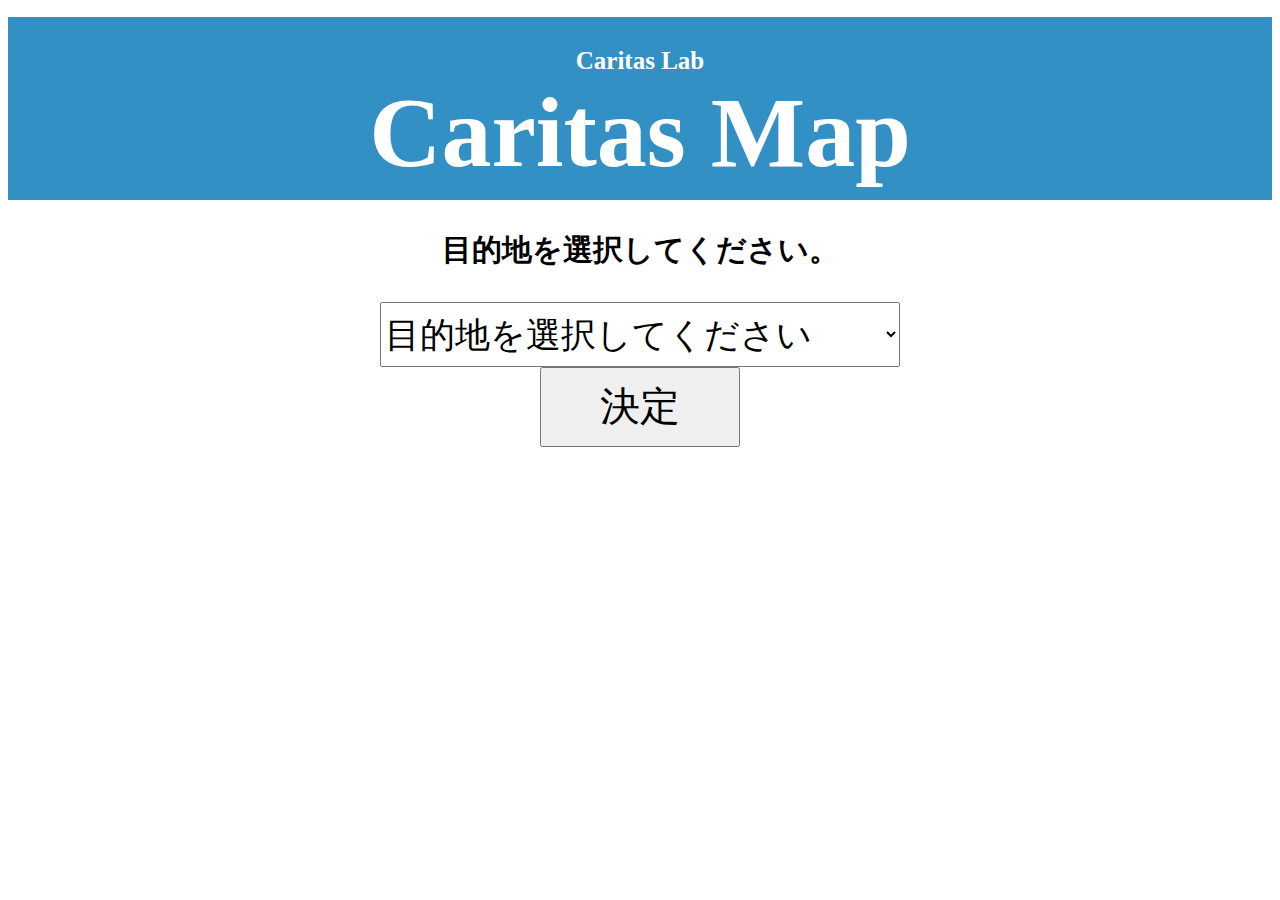
<file: 1-A.html>
<!DOCTYPE html>
<html>

<head>
<title>Caritas map</title>
<meta charset="UTF-8">
<script type="text/javascript" src="script1-A.js"></script>
<link rel="stylesheet" href="style.css">
</head>

<body>
    
    <h1>Caritas Lab<br><span>Caritas Map</span></h1>
    <P>目的地を選択してください。</P>



    <div class="select">
        <form name="frmMain">
    


            <select name="sct1" id="style1" >
                <option value="" hidden>目的地を選択してください</option>
                <option value="1">＜1階＞　カウンセリングルーム</option>
                <option value="1">＜1階＞　多目的トイレ</option>
                <option value="1">＜1階＞　社会室１　1-1米</option>
                <option value="1">＜1階＞　社会室２　12の乙女たちよ!!</option>
                <option value="1">＜1階＞　社会室３　13カルパス</option>
                <option value="1">＜1階＞　社会室４　14よしえ共和国</option>
                <option value="1">＜1階＞　英語サテライト室１　いちごいちえ</option>
        
                B
                <option value="2">＜1階＞　図書館　図書委員会</option>
                <option value="2">＜1階＞　正面玄関　保健室</option>
                <option value="2">＜1階＞　事務室</option>
                <option value="2">＜1階＞　グラウンド　ソフトボール　テニス部　フットサル（晴）</option>
    
    
               
                <option value="2'">＜1階＞　体育館 書ガール　フットサル部（雨）　バスケットボール部</option>
                <option value="2'">＜1階＞　資料室　バスけっと部</option>
              
    
    
                C
                <option value="3">＜1階＞　英語サテライト室２　花野井ランド</option>
                <option value="3">＜1階＞　国語室１　Englishhusband@21</option>
                <option value="3">＜1階＞　国語室２　山本の右腕</option>
                <option value="3">＜1階＞　国語室３　Let's come on CASINO?</option>
                <option value="3">＜1階＞　国語室４　24ふぉとばるーん</option>
                <option value="3">＜1階＞　作法室　茶道部</option>
                <option value="3">＜1階＞　フォアイエ・マレ</option>
        
                D
                <option value="4">＜1階＞　書道室　アンジェラスの会（家庭科室）</option>
                <option value="4">＜1階＞　美術 工芸室　美術部</option>
                <option value="4">＜1階＞　カフェテリア　ふるってぃ/Lunette pop</option>
    
    
    
           
        A  
        <option value="5">＜2階＞　アンジェラス室　</option>
        <option value="5">＜2階＞　生徒会室</option>
        <option value="5">＜2階＞　社会室５ 入試広報</option>
        <option value="5">＜2階＞　社会室６　penny candy store</option>
        <option value="5">＜2階＞　社会室７ チョロっとよってかない？</option>
        <option value="5">＜2階＞　社会室８　漫画研究会</option>
        <option value="5">＜2階＞　２階予備室　最強王は誰だ！</option>
        
        
        B
        <option value="6">＜2階＞　宗教室　アンジェラスの会</option>
        <option value="6">＜2階＞　中会議室　アンジェラスの会</option>
        <option value="6">＜2階＞　聖堂</option>
        
        
        C
        <option value="7">＜2階＞　保健体育室　３D production</option>
        <option value="7">＜2階＞　国語室５　Teen's factory by cooking club</option>
        <option value="7">＜2階＞　国語室６ Floralia presented by 華道部</option>
        <option value="7">＜2階＞　国語室７ Make thr Future ✖︎ Action１.5　</option>
        <option value="7">＜2階＞　国語室８　Englincess</option>
        
        <option value="8">＜2階＞　講堂</option>
        
        D
        <option value="9">＜2階＞　小講堂　軽音部</option>
        <option value="9">＜2階＞　音楽室　音楽便</option>
        <option value="9">＜2階＞　英語室１</option>
        <option value="9">＜2階＞　英語室２</option>
        <option value="9">＜2階＞　英語室３</option>
        <option value="9">＜2階＞　アクテビティ室　L'esprit de Caritas(8/18)
        </option>
        
        
        
        A   
        
        
        <option value="10">＜3階＞　講堂</option>
        
        
        <option value="11">＜3階＞　数学室１　Travel History</option>
        <option value="11">＜3階＞　数学室２ Travel History</option>
        <option value="11">＜3階＞　数学室３ 中３展示</option>
        <option value="11">＜3階＞　数学室４　eden musee</option>
        <option value="11">＜3階＞　３階予備室 ホラージェットコースター</option>
        <option value="11">＜3階＞　コンピュータ室　パソコン研究会</option>
        
        
        
        B  
        
        <option value="12">＜3階＞　外国語室１　縁日</option>
        <option value="12">＜3階＞　フランス語室１　sol-lem</option>
        <option value="12">＜3階＞　フランス語室２ ファッションセンターかりたす</option>
        <option value="12">＜3階＞　フランス語室３　Les camomile </option>
        <option value="12">＜3階＞　テラス　Let's splsh!!</option>
        <option value="12">＜3階＞　Call室2　オールナイトカリタス （役員会）</option>
        
        D  
        <option value="13">＜3階＞　外国語室２　Petit pas de Caritas </option>
        <option value="13">＜3階＞　英語室４ CariTube</option>
        <option value="13">＜3階＞　英語室５ アクテビティ室　L'esprit de Caritas(8/17)</option>
        <option value="13">＜3階＞　英語室６ Caritas Lab</option>
        <option value="13">＜3階＞　英語室７ マルグリット祭執行部　（本部）</option>
        
        
        
        
        A   
        <option value="14">＜4階＞　数学室５　競技かるた部</option>
        
        <option value="14">＜4階＞　数学室６ 国語科　仏語科</option>
        
        <option value="14">＜4階＞　数学室７　卓球の壁</option>
        <option value="14">＜4階＞　数学室８　Alice wonderland time in 44</option>
        <option value="14">＜4階＞　数学室９　Ballon</option>
        
        B    
        
        <option value="15">＜4階＞　理科室１ 写真部</option>
        <option value="15">＜4階＞　理科室２ 理科部</option>
        <option value="15">＜4階＞　化学室　理科部</option>
        
        D   
        
        
        <option value="16">＜4階＞　物理室　理科</option>
        <option value="16">＜4階＞　生物室　生物部</option> 
        
    

</select>


</form>

        
<input type="button" name="btnSubmit"   value="決定" onclick="mySubmit();" id="in">
    
</form>



    </div>
    

</body>

</html>
</file>
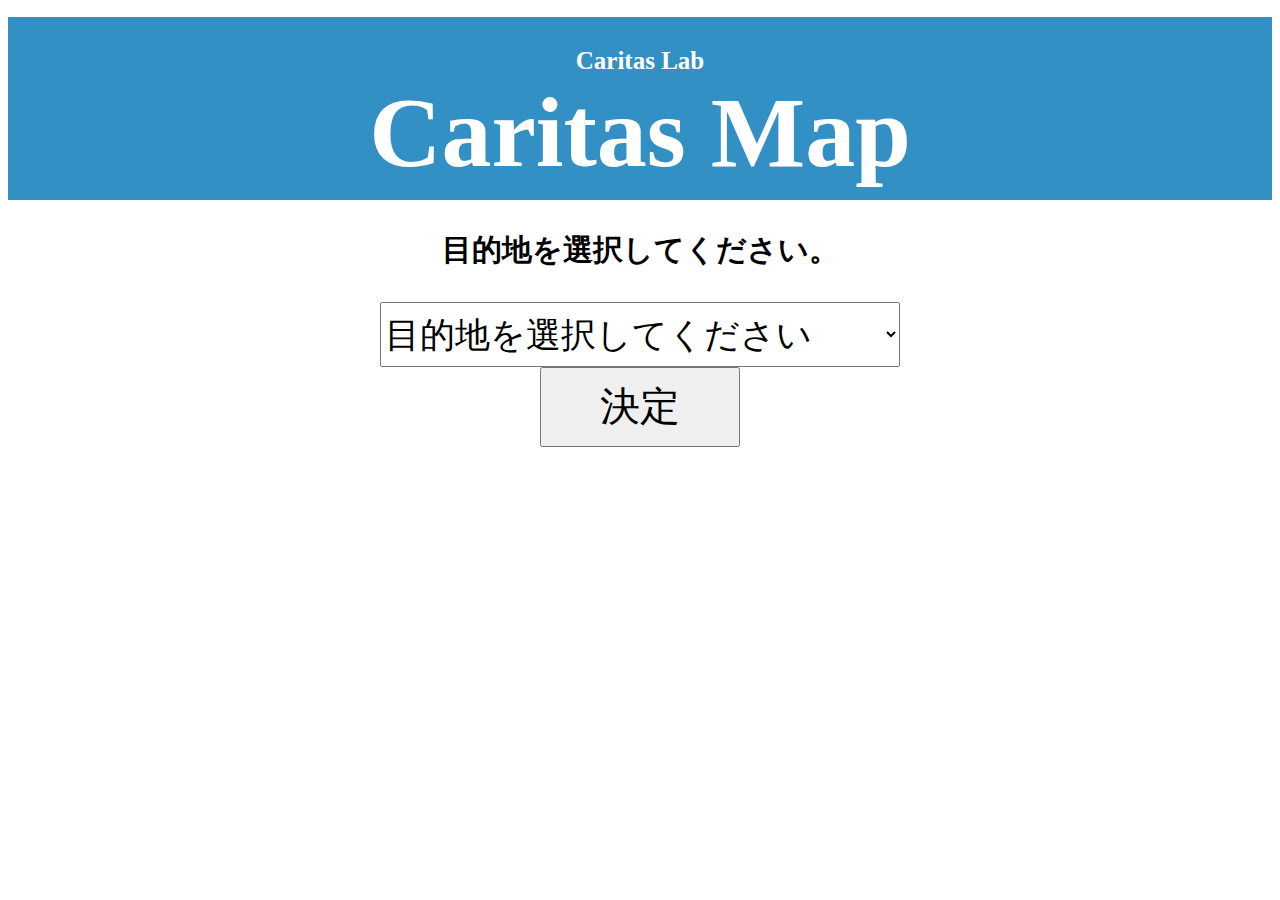
<file: 1-B.html>
<!DOCTYPE html>
<html>

<head>
<title>Caritas map</title>
<meta charset="UTF-8">
<script type="text/javascript" src="script1-B.js"></script>
<link rel="stylesheet" href="style.css">
</head>

<body>
    
    <h1>Caritas Lab<br><span>Caritas Map</span></h1>
    <P>目的地を選択してください。</P>



    <div class="select">
        <form name="frmMain">
    
            
        <select name="sct1" id="style1" >
            <option value="" hidden>目的地を選択してください</option>
            <option value="1">＜1階＞　カウンセリングルーム</option>
            <option value="1">＜1階＞　多目的トイレ</option>
            <option value="1">＜1階＞　社会室１　1-1米</option>
            <option value="1">＜1階＞　社会室２　12の乙女たちよ!!</option>
            <option value="1">＜1階＞　社会室３　13カルパス</option>
            <option value="1">＜1階＞　社会室４　14よしえ共和国</option>
            <option value="1">＜1階＞　英語サテライト室１　いちごいちえ</option>
    
            B
            <option value="2">＜1階＞　図書館　図書委員会</option>
            <option value="2">＜1階＞　正面玄関　保健室</option>
            <option value="2">＜1階＞　事務室</option>
            <option value="2">＜1階＞　グラウンド　ソフトボール　テニス部　フットサル（晴）</option>


           
            <option value="2'">＜1階＞　体育館 書ガール　フットサル部（雨）　バスケットボール部</option>
            <option value="2'">＜1階＞　資料室　バスけっと部</option>
          


            C
            <option value="3">＜1階＞　英語サテライト室２　花野井ランド</option>
            <option value="3">＜1階＞　国語室１　Englishhusband@21</option>
            <option value="3">＜1階＞　国語室２　山本の右腕</option>
            <option value="3">＜1階＞　国語室３　Let's come on CASINO?</option>
            <option value="3">＜1階＞　国語室４　24ふぉとばるーん</option>
            <option value="3">＜1階＞　作法室　茶道部</option>
            <option value="3">＜1階＞　フォアイエ・マレ</option>
    
            D
            <option value="4">＜1階＞　書道室　アンジェラスの会（家庭科室）</option>
            <option value="4">＜1階＞　美術 工芸室　美術部</option>
            <option value="4">＜1階＞　カフェテリア　ふるってぃ/Lunette pop</option>



       
    A  
    <option value="5">＜2階＞　アンジェラス室　</option>
    <option value="5">＜2階＞　生徒会室</option>
    <option value="5">＜2階＞　社会室５ 入試広報</option>
    <option value="5">＜2階＞　社会室６　penny candy store</option>
    <option value="5">＜2階＞　社会室７ チョロっとよってかない？</option>
    <option value="5">＜2階＞　社会室８　漫画研究会</option>
    <option value="5">＜2階＞　２階予備室　最強王は誰だ！</option>
    
    
    B
    <option value="6">＜2階＞　宗教室　アンジェラスの会</option>
    <option value="6">＜2階＞　中会議室　アンジェラスの会</option>
    <option value="6">＜2階＞　聖堂</option>
    
    
    C
    <option value="7">＜2階＞　保健体育室　３D production</option>
    <option value="7">＜2階＞　国語室５　Teen's factory by cooking club</option>
    <option value="7">＜2階＞　国語室６ Floralia presented by 華道部</option>
    <option value="7">＜2階＞　国語室７ Make thr Future ✖︎ Action１.5　</option>
    <option value="7">＜2階＞　国語室８　Englincess</option>
    
    <option value="8">＜2階＞　講堂</option>
    
    D
    <option value="9">＜2階＞　小講堂　軽音部</option>
    <option value="9">＜2階＞　音楽室　音楽便</option>
    <option value="9">＜2階＞　英語室１</option>
    <option value="9">＜2階＞　英語室２</option>
    <option value="9">＜2階＞　英語室３</option>
    <option value="9">＜2階＞　アクテビティ室　L'esprit de Caritas(8/18)
    </option>
    
    
    
    A   
    
    
    <option value="10">＜3階＞　講堂</option>
    
    
    <option value="11">＜3階＞　数学室１　Travel History</option>
    <option value="11">＜3階＞　数学室２ Travel History</option>
    <option value="11">＜3階＞　数学室３ 中３展示</option>
    <option value="11">＜3階＞　数学室４　eden musee</option>
    <option value="11">＜3階＞　３階予備室 ホラージェットコースター</option>
    <option value="11">＜3階＞　コンピュータ室　パソコン研究会</option>
    
    
    
    B  
    
    <option value="12">＜3階＞　外国語室１　縁日</option>
    <option value="12">＜3階＞　フランス語室１　sol-lem</option>
    <option value="12">＜3階＞　フランス語室２ ファッションセンターかりたす</option>
    <option value="12">＜3階＞　フランス語室３　Les camomile </option>
    <option value="12">＜3階＞　テラス　Let's splsh!!</option>
    <option value="12">＜3階＞　Call室2　オールナイトカリタス （役員会）</option>
    
    D  
    <option value="13">＜3階＞　外国語室２　Petit pas de Caritas </option>
    <option value="13">＜3階＞　英語室４ CariTube</option>
    <option value="13">＜3階＞　英語室５ アクテビティ室　L'esprit de Caritas(8/17)</option>
    <option value="13">＜3階＞　英語室６ Caritas Lab</option>
    <option value="13">＜3階＞　英語室７ マルグリット祭執行部　（本部）</option>
    
    
    
    
    A   
    <option value="14">＜4階＞　数学室５　競技かるた部</option>
    
    <option value="14">＜4階＞　数学室６ 国語科　仏語科</option>
    
    <option value="14">＜4階＞　数学室７　卓球の壁</option>
    <option value="14">＜4階＞　数学室８　Alice wonderland time in 44</option>
    <option value="14">＜4階＞　数学室９　Ballon</option>
    
    B    
    
    <option value="15">＜4階＞　理科室１ 写真部</option>
    <option value="15">＜4階＞　理科室２ 理科部</option>
    <option value="15">＜4階＞　化学室　理科部</option>
    
    D   
    
    
    <option value="16">＜4階＞　物理室　理科</option>
    <option value="16">＜4階＞　生物室　生物部</option> 
    

        

        </select>
        </form>

        <input type="button" name="btnSubmit"
value="決定" onclick="mySubmit();" id="in">
</form>



    </div>
    

</body>

</html>
</file>
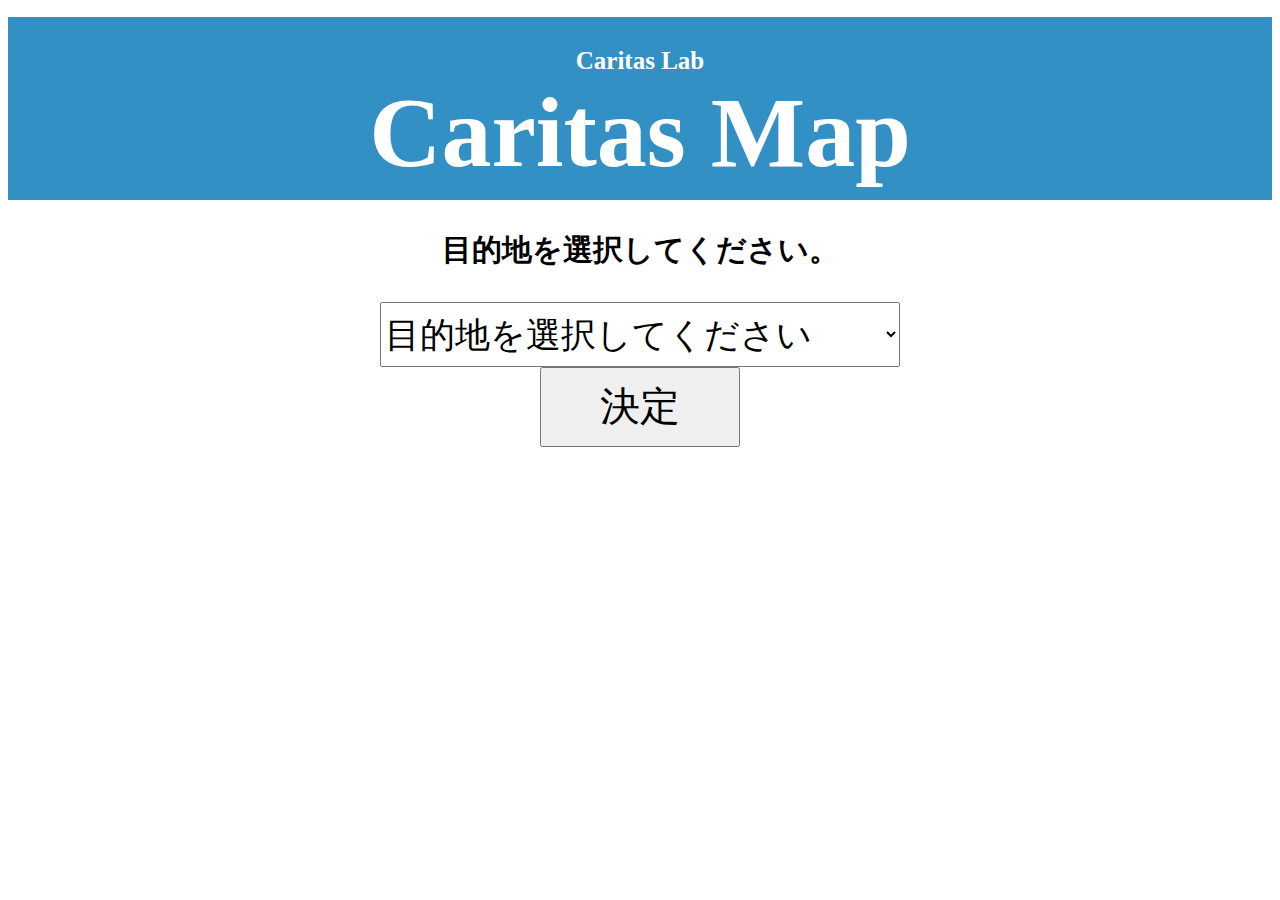
<file: 1-C.html>
<!DOCTYPE html>
<html>

<head>
<title>Caritas map</title>
<meta charset="UTF-8">
<script type="text/javascript" src="script1-C.js"></script>
<link rel="stylesheet" href="style.css">
</head>

<body>
    
    <h1>Caritas Lab<br><span>Caritas Map</span></h1>
    <P>目的地を選択してください。</P>



    <div class="select">
        <form name="frmMain">
    
 
            <select name="sct1" id="style1" >
                <option value="" hidden>目的地を選択してください</option>
                <option value="1">＜1階＞　カウンセリングルーム</option>
                <option value="1">＜1階＞　多目的トイレ</option>
                <option value="1">＜1階＞　社会室１　1-1米</option>
                <option value="1">＜1階＞　社会室２　12の乙女たちよ!!</option>
                <option value="1">＜1階＞　社会室３　13カルパス</option>
                <option value="1">＜1階＞　社会室４　14よしえ共和国</option>
                <option value="1">＜1階＞　英語サテライト室１　いちごいちえ</option>
        
                B
                <option value="2">＜1階＞　図書館　図書委員会</option>
                <option value="2">＜1階＞　正面玄関　保健室</option>
                <option value="2">＜1階＞　事務室</option>
                <option value="2">＜1階＞　グラウンド　ソフトボール　テニス部　フットサル（晴）</option>
    
    
               
                <option value="2'">＜1階＞　体育館 書ガール　フットサル部（雨）　バスケットボール部</option>
                <option value="2'">＜1階＞　資料室　バスけっと部</option>
              
    
    
                C
                <option value="3">＜1階＞　英語サテライト室２　花野井ランド</option>
                <option value="3">＜1階＞　国語室１　Englishhusband@21</option>
                <option value="3">＜1階＞　国語室２　山本の右腕</option>
                <option value="3">＜1階＞　国語室３　Let's come on CASINO?</option>
                <option value="3">＜1階＞　国語室４　24ふぉとばるーん</option>
                <option value="3">＜1階＞　作法室　茶道部</option>
                <option value="3">＜1階＞　フォアイエ・マレ</option>
        
                D
                <option value="4">＜1階＞　書道室　アンジェラスの会（家庭科室）</option>
                <option value="4">＜1階＞　美術 工芸室　美術部</option>
                <option value="4">＜1階＞　カフェテリア　ふるってぃ/Lunette pop</option>
    
    
    
           
        A  
        <option value="5">＜2階＞　アンジェラス室　</option>
        <option value="5">＜2階＞　生徒会室</option>
        <option value="5">＜2階＞　社会室５ 入試広報</option>
        <option value="5">＜2階＞　社会室６　penny candy store</option>
        <option value="5">＜2階＞　社会室７ チョロっとよってかない？</option>
        <option value="5">＜2階＞　社会室８　漫画研究会</option>
        <option value="5">＜2階＞　２階予備室　最強王は誰だ！</option>
        
        
        B
        <option value="6">＜2階＞　宗教室　アンジェラスの会</option>
        <option value="6">＜2階＞　中会議室　アンジェラスの会</option>
        <option value="6">＜2階＞　聖堂</option>
        
        
        C
        <option value="7">＜2階＞　保健体育室　３D production</option>
        <option value="7">＜2階＞　国語室５　Teen's factory by cooking club</option>
        <option value="7">＜2階＞　国語室６ Floralia presented by 華道部</option>
        <option value="7">＜2階＞　国語室７ Make thr Future ✖︎ Action１.5　</option>
        <option value="7">＜2階＞　国語室８　Englincess</option>
        
        <option value="8">＜2階＞　講堂</option>
        
        D
        <option value="9">＜2階＞　小講堂　軽音部</option>
        <option value="9">＜2階＞　音楽室　音楽便</option>
        <option value="9">＜2階＞　英語室１</option>
        <option value="9">＜2階＞　英語室２</option>
        <option value="9">＜2階＞　英語室３</option>
        <option value="9">＜2階＞　アクテビティ室　L'esprit de Caritas(8/18)
        </option>
        
        
        
        A   
        
        
        <option value="10">＜3階＞　講堂</option>
        
        
        <option value="11">＜3階＞　数学室１　Travel History</option>
        <option value="11">＜3階＞　数学室２ Travel History</option>
        <option value="11">＜3階＞　数学室３ 中３展示</option>
        <option value="11">＜3階＞　数学室４　eden musee</option>
        <option value="11">＜3階＞　３階予備室 ホラージェットコースター</option>
        <option value="11">＜3階＞　コンピュータ室　パソコン研究会</option>
        
        
        
        B  
        
        <option value="12">＜3階＞　外国語室１　縁日</option>
        <option value="12">＜3階＞　フランス語室１　sol-lem</option>
        <option value="12">＜3階＞　フランス語室２ ファッションセンターかりたす</option>
        <option value="12">＜3階＞　フランス語室３　Les camomile </option>
        <option value="12">＜3階＞　テラス　Let's splsh!!</option>
        <option value="12">＜3階＞　Call室2　オールナイトカリタス （役員会）</option>
        
        D  
        <option value="13">＜3階＞　外国語室２　Petit pas de Caritas </option>
        <option value="13">＜3階＞　英語室４ CariTube</option>
        <option value="13">＜3階＞　英語室５ アクテビティ室　L'esprit de Caritas(8/17)</option>
        <option value="13">＜3階＞　英語室６ Caritas Lab</option>
        <option value="13">＜3階＞　英語室７ マルグリット祭執行部　（本部）</option>
        
        
        
        
        A   
        <option value="14">＜4階＞　数学室５　競技かるた部</option>
        
        <option value="14">＜4階＞　数学室６ 国語科　仏語科</option>
        
        <option value="14">＜4階＞　数学室７　卓球の壁</option>
        <option value="14">＜4階＞　数学室８　Alice wonderland time in 44</option>
        <option value="14">＜4階＞　数学室９　Ballon</option>
        
        B    
        
        <option value="15">＜4階＞　理科室１ 写真部</option>
        <option value="15">＜4階＞　理科室２ 理科部</option>
        <option value="15">＜4階＞　化学室　理科部</option>
        
        D   
        
        
        <option value="16">＜4階＞　物理室　理科</option>
        <option value="16">＜4階＞　生物室　生物部</option> 
        
    


        </select>
        </form>

        <input type="button" name="btnSubmit"
value="決定" onclick="mySubmit();" id="in">
</form>



    </div>
    

</body>

</html>
</file>
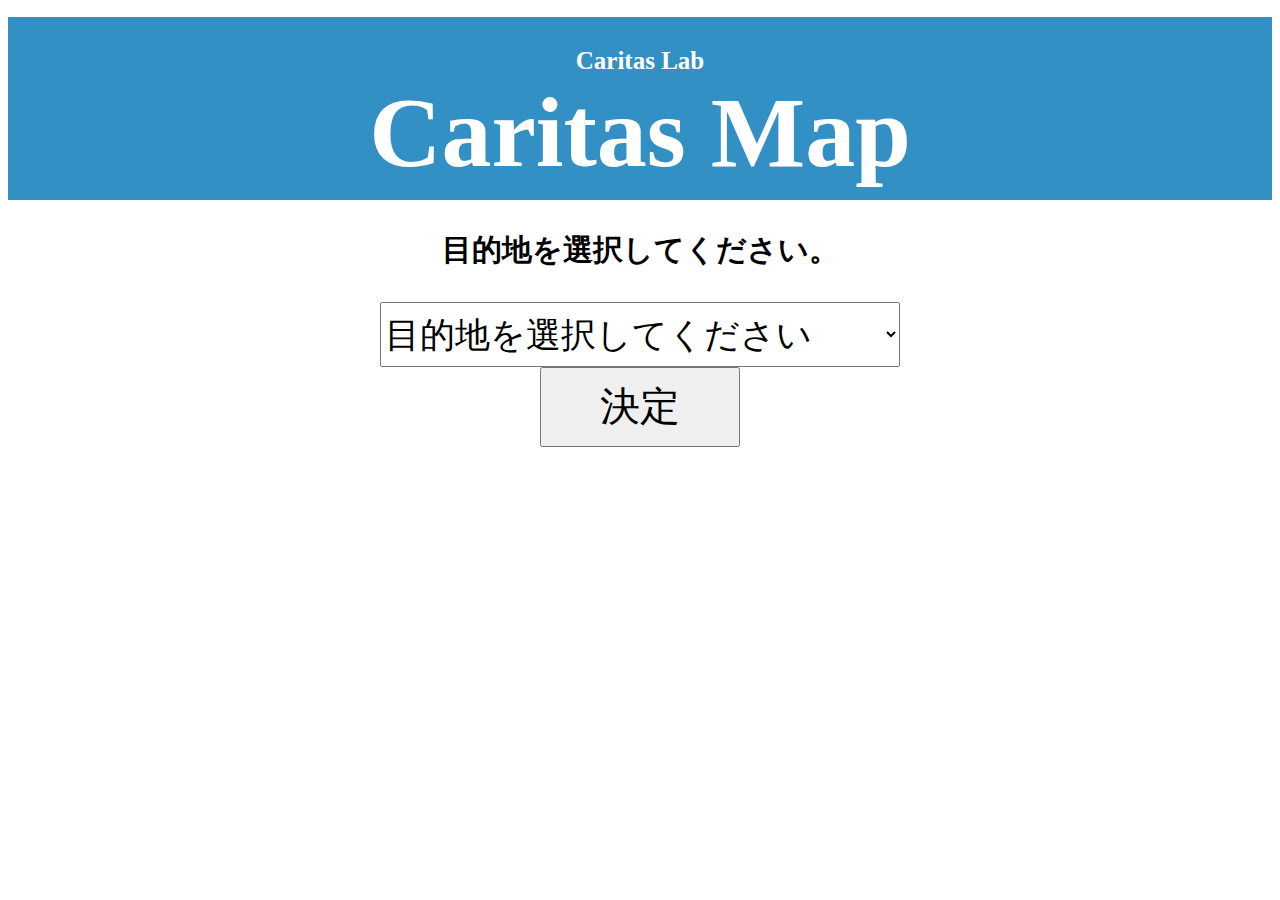
<file: 1-D.html>
<!DOCTYPE html>
<html>

<head>
<title>Caritas map</title>
<meta charset="UTF-8">
<script type="text/javascript" src="script1-D.js"></script>
<link rel="stylesheet" href="style.css">
</head>

<body>
    
    <h1>Caritas Lab<br><span>Caritas Map</span></h1>
    <P>目的地を選択してください。</P>



    <div class="select">
        <form name="frmMain">
    
            
    
            <select name="sct1" id="style1" >
                <option value="" hidden>目的地を選択してください</option>
                <option value="1">＜1階＞　カウンセリングルーム</option>
                <option value="1">＜1階＞　多目的トイレ</option>
                <option value="1">＜1階＞　社会室１　1-1米</option>
                <option value="1">＜1階＞　社会室２　12の乙女たちよ!!</option>
                <option value="1">＜1階＞　社会室３　13カルパス</option>
                <option value="1">＜1階＞　社会室４　14よしえ共和国</option>
                <option value="1">＜1階＞　英語サテライト室１　いちごいちえ</option>
        
                B
                <option value="2">＜1階＞　図書館　図書委員会</option>
                <option value="2">＜1階＞　正面玄関　保健室</option>
                <option value="2">＜1階＞　事務室</option>
                <option value="2">＜1階＞　グラウンド　ソフトボール　テニス部　フットサル（晴）</option>
    
    
               
                <option value="2'">＜1階＞　体育館 書ガール　フットサル部（雨）　バスケットボール部</option>
                <option value="2'">＜1階＞　資料室　バスけっと部</option>
              
    
    
                C
                <option value="3">＜1階＞　英語サテライト室２　花野井ランド</option>
                <option value="3">＜1階＞　国語室１　Englishhusband@21</option>
                <option value="3">＜1階＞　国語室２　山本の右腕</option>
                <option value="3">＜1階＞　国語室３　Let's come on CASINO?</option>
                <option value="3">＜1階＞　国語室４　24ふぉとばるーん</option>
                <option value="3">＜1階＞　作法室　茶道部</option>
                <option value="3">＜1階＞　フォアイエ・マレ</option>
        
                D
                <option value="4">＜1階＞　書道室　アンジェラスの会（家庭科室）</option>
                <option value="4">＜1階＞　美術 工芸室　美術部</option>
                <option value="4">＜1階＞　カフェテリア　ふるってぃ/Lunette pop</option>
    
    
    
           
        A  
        <option value="5">＜2階＞　アンジェラス室　</option>
        <option value="5">＜2階＞　生徒会室</option>
        <option value="5">＜2階＞　社会室５ 入試広報</option>
        <option value="5">＜2階＞　社会室６　penny candy store</option>
        <option value="5">＜2階＞　社会室７ チョロっとよってかない？</option>
        <option value="5">＜2階＞　社会室８　漫画研究会</option>
        <option value="5">＜2階＞　２階予備室　最強王は誰だ！</option>
        
        
        B
        <option value="6">＜2階＞　宗教室　アンジェラスの会</option>
        <option value="6">＜2階＞　中会議室　アンジェラスの会</option>
        <option value="6">＜2階＞　聖堂</option>
        
        
        C
        <option value="7">＜2階＞　保健体育室　３D production</option>
        <option value="7">＜2階＞　国語室５　Teen's factory by cooking club</option>
        <option value="7">＜2階＞　国語室６ Floralia presented by 華道部</option>
        <option value="7">＜2階＞　国語室７ Make thr Future ✖︎ Action１.5　</option>
        <option value="7">＜2階＞　国語室８　Englincess</option>
        
        <option value="8">＜2階＞　講堂</option>
        
        D
        <option value="9">＜2階＞　小講堂　軽音部</option>
        <option value="9">＜2階＞　音楽室　音楽便</option>
        <option value="9">＜2階＞　英語室１</option>
        <option value="9">＜2階＞　英語室２</option>
        <option value="9">＜2階＞　英語室３</option>
        <option value="9">＜2階＞　アクテビティ室　L'esprit de Caritas(8/18)
        </option>
        
        
        
        A   
        
        
        <option value="10">＜3階＞　講堂</option>
        
        
        <option value="11">＜3階＞　数学室１　Travel History</option>
        <option value="11">＜3階＞　数学室２ Travel History</option>
        <option value="11">＜3階＞　数学室３ 中３展示</option>
        <option value="11">＜3階＞　数学室４　eden musee</option>
        <option value="11">＜3階＞　３階予備室 ホラージェットコースター</option>
        <option value="11">＜3階＞　コンピュータ室　パソコン研究会</option>
        
        
        
        B  
        
        <option value="12">＜3階＞　外国語室１　縁日</option>
        <option value="12">＜3階＞　フランス語室１　sol-lem</option>
        <option value="12">＜3階＞　フランス語室２ ファッションセンターかりたす</option>
        <option value="12">＜3階＞　フランス語室３　Les camomile </option>
        <option value="12">＜3階＞　テラス　Let's splsh!!</option>
        <option value="12">＜3階＞　Call室2　オールナイトカリタス （役員会）</option>
        
        D  
        <option value="13">＜3階＞　外国語室２　Petit pas de Caritas </option>
        <option value="13">＜3階＞　英語室４ CariTube</option>
        <option value="13">＜3階＞　英語室５ アクテビティ室　L'esprit de Caritas(8/17)</option>
        <option value="13">＜3階＞　英語室６ Caritas Lab</option>
        <option value="13">＜3階＞　英語室７ マルグリット祭執行部　（本部）</option>
        
        
        
        
        A   
        <option value="14">＜4階＞　数学室５　競技かるた部</option>
        
        <option value="14">＜4階＞　数学室６ 国語科　仏語科</option>
        
        <option value="14">＜4階＞　数学室７　卓球の壁</option>
        <option value="14">＜4階＞　数学室８　Alice wonderland time in 44</option>
        <option value="14">＜4階＞　数学室９　Ballon</option>
        
        B    
        
        <option value="15">＜4階＞　理科室１ 写真部</option>
        <option value="15">＜4階＞　理科室２ 理科部</option>
        <option value="15">＜4階＞　化学室　理科部</option>
        
        D   
        
        
        <option value="16">＜4階＞　物理室　理科</option>
        <option value="16">＜4階＞　生物室　生物部</option> 
        
    


        </select>


        </form>

        <input type="button" name="btnSubmit"
value="決定" onclick="mySubmit();" id="in">
</form>



    </div>
    

</body>

</html>
</file>
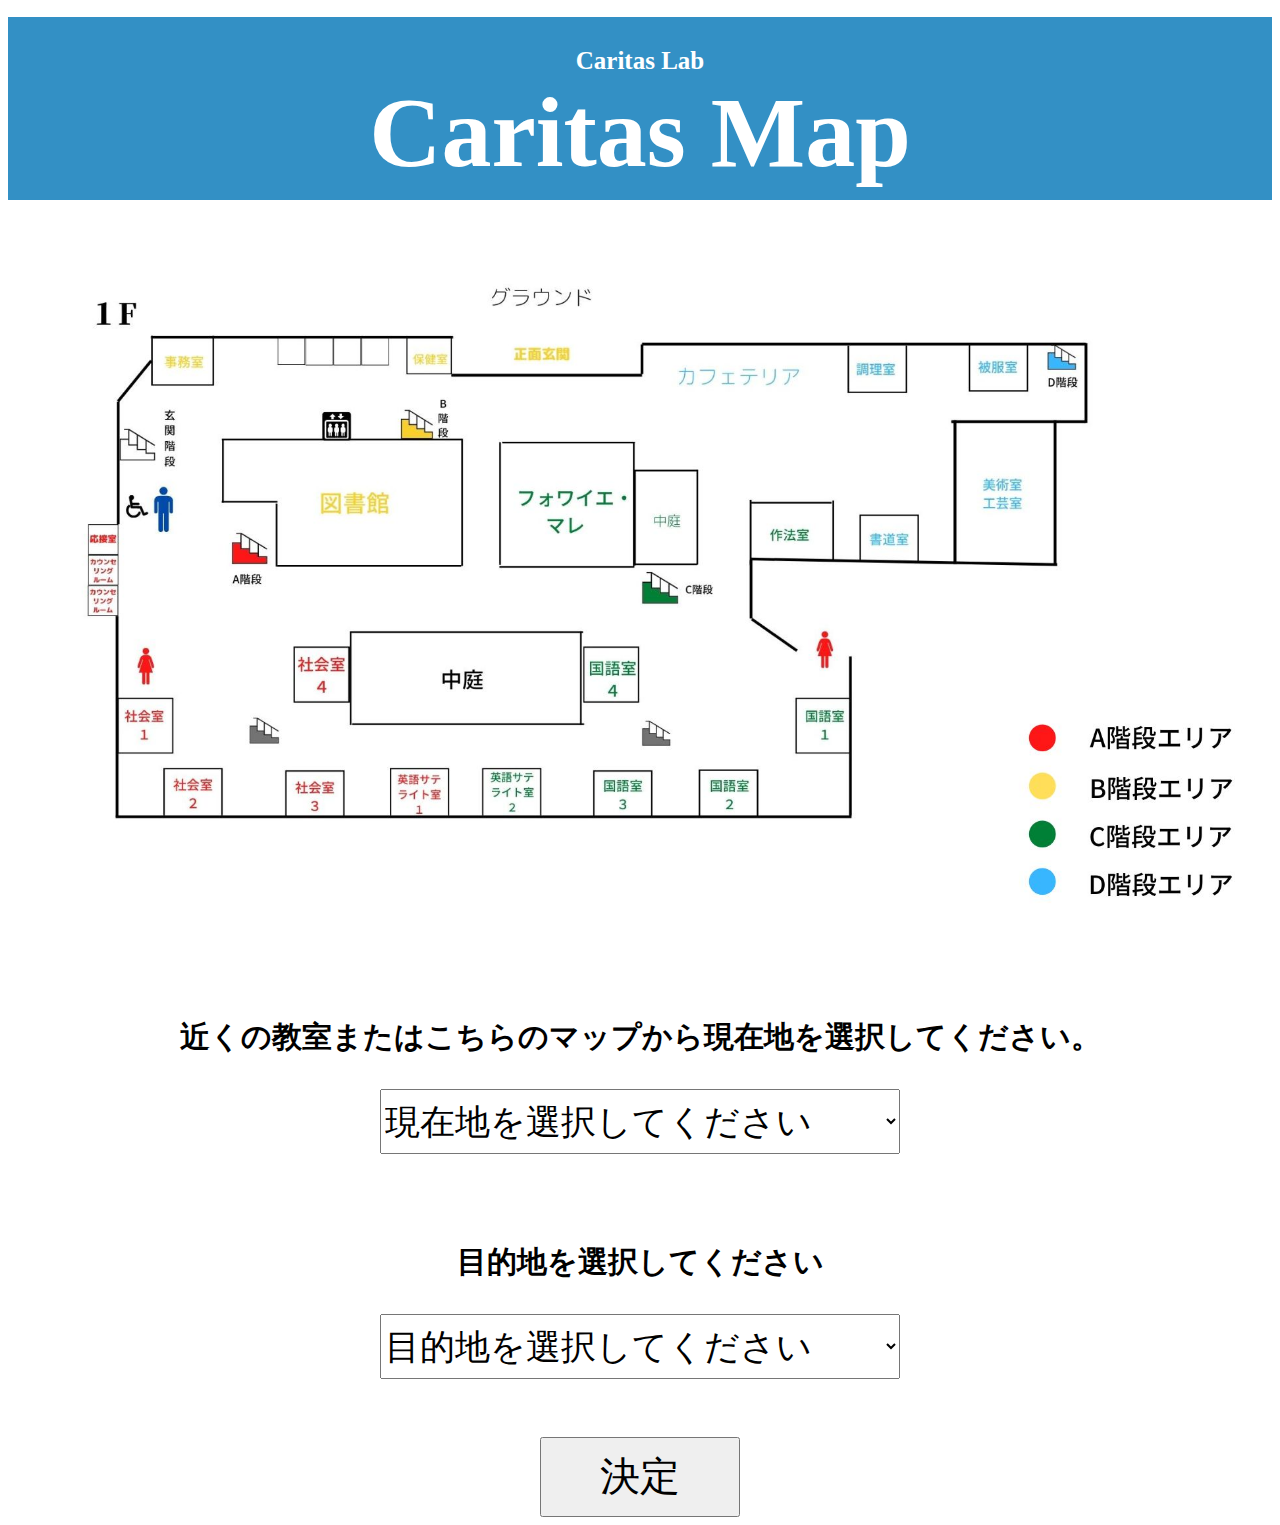
<file: index1.html>
<!DOCTYPE html>
<html>

<head>
<title>Caritas map</title>
<meta charset="UTF-8">
<script type="text/javascript" src="script.js"></script>
<link rel="stylesheet" href="style.css">
</head>

<body>
<h1>Caritas Lab<br><span>Caritas Map</span></h1>

<br>




    <img src="1Fmap.jpg" style="width:100%;">
    <br><br><br><br>


<p>近くの教室またはこちらのマップから現在地を選択してください。</p>


    <div class="select">
    <form name="frmMain">

        

    <select name="sct1" id="style1" >
        <option value="" hidden>現在地を選択してください</option>


        A
        <option value="1">カウンセリングルーム</option>
        <option value="2">多目的トイレ</option>
        <option value="3">社会室１</option>
        <option value="4">社会室２</option>
        <option value="5">社会室３</option>
        <option value="6">社会室４</option>
        <option value="7">英語サテライト室１</option>

        B
        <option value="8">図書館</option>
        <option value="9">正面玄関　保健室</option>
        <option value="10">事務室</option>

        C
        <option value="11">英語サテライト室２</option>
        <option value="12">国語室１</option>
        <option value="13">国語室２</option>
        <option value="14">国語室３</option>
        <option value="15">国語室４</option>
        <option value="16">作法室</option>
        <option value="17">フォアイエ・マレ</option>

        D
        <option value="18">書道室</option>
        <option value="19">美術 工芸室</option>
        <option value="20">体育館</option>
        <option value="21">グラウンド</option>
        <option value="22">カフェテリア</option>
      
       

       
    </select><br><br>
    
    <p>目的地を選択してください</p>

    <select name="sct2" id="style2" >

        <option value="" hidden>目的地を選択してください</option>
        <option value="A">事務室</option>
        <option value="B">カウンセリングルーム</option>
        <option value="C">多目的トイレ</option>
        <option value="D">社会室１  1-1米</option>
        <option value="E">社会室２　12の乙女たちよ!!</option>
        <option value="F">社会室３　13カルパス</option>
        <option value="G">社会室４　14よしえ共和国</option>
        <option value="H">英語サテライト室１　いちごいちえ</option>
        <option value="I">英語サテライト室２　花野井ランド</option>
        <option value="J">国語室１　Englishhusband@21</option>
        <option value="K">国語室２ </option>
        <option value="L">国語室３　Let's come on CASINO??</option>
        <option value="M">国語室４ 24ふぉとばるーん</option>
        <option value="N">作法室　茶道部</option>
        <option value="O">書道室　アンジェラスの会（家庭科室）</option>
        <option value="P">美術　工芸室　美術部</option>

        <!--
        <option value="Q">！！体育館　書ガール/バスケットボール部/</option>
        <option value="R">！！グラウンド　フットサル部/テニス部/VS先生return/</option>
       -->


        <option value="S">カフェテリア　Alland/Bright Stage</option>
        <option value="T">フォアイエ・マレ</option>
        <option value="U">図書館　図書委員会</option>
        <option value="V">正面玄関　保健室</option>






        


        <option value="W">2階講堂 ダンス部/コーラス部/演劇部/オーケストラ部</option>
        <option value="X">アンジェラス室</option>
        <option value="Y">生徒会室</option>
        <option value="Z">社会室５　広報</option>
        <option value="AA">社会室６　バレーボール部</option>
        <option value="BB">社会室７　チョロっとよってかない？</option>
        <option value="CC">社会室８　漫画研究部</option>
        <option value="DD">２階予備室 最強王は誰だ！/チームラボチーム</option>
        <option value="EE">保健体育室　チームラボチーム</option>
        <option value="FF">国語室５　華道部</option>
        <option value="GG">国語室６　teen's factory by cooking club</option>
        <option value="HH">国語室７ Make the future✖Action1.5</option>
        <option value="II">国語室８　E.S.S部</option>
        <option value="JJ">小講堂　軽音楽部</option>
        <option value="KK">音楽室　音楽便</option>
        <option value="LL">英語室１　軽音楽部</option>
        <option value="MM">英語室２ オーケストラ部</option>
        <option value="NN">英語室３ オーケストラ部</option>
        <option value="OO">アクテビティ室　校長先生</option>
        <option value="PP">宗教室　アンジェラスの会</option>
        <option value="QQ">中会議室　アンジェラスの会</option>
        <option value="RR">聖堂</option>
        <option value="SS">３階講堂　ダンス部/コーラス部/演劇部/オーケストラ部</option>
        <option value="TT">数学室１　謎解き宝探しゲーム</option>
        <option value="UU">数学室２　謎解き宝探しゲーム</option>
        <option value="VV">数学室３　中３展示</option>
        <option value="WW">数学室４　立体制作②</option>
        <option value="XX">３階予備室　ジェットコースター</option>
        <option value="YY">コンピュータ室　パソコン研究会（愛好会）</option>
        <option value="ZZ">外国語室１（右テラス）　縁日</option>
        <option value="a">外国語室２　Petit pas de Caritas</option>
        <option value="b">フランス語室１　sol-lem</option>
        <option value="c">フランス語室２　ファッションセンターcaritas</option>
        <option value="d">フランス語室３ Les comomile</option>
        <option value="e">×Call室2</option>
        <option value="f">英語室４　中３動画作成班</option>
        <option value="g">×英語室５</option>
        <option value="h">×英語室６</option>
        <option value="i">×英語室７</option>
        <option value="j">数学室５　かるた部</option>
        <option value="k"></option>
        <option value="l">×数学室６</option>
        <option value="m">数学室７　卓球部</option>
        <option value="n">数学室８ 44クラス</option>
        <option value="o">数学室９ ballon</option>
        <option value="p">理科室１ 写真部</option>
        <option value="q">理科室２ 理科部</option>
        <option value="r">化学室　理科部</option>
        <option value="s">物理室 理科（教科）</option>
        <option value="t">生物室 生物部</option>


    </select>



<br>
<br>


<input type="button" name="btnSubmit"
value="決定" onclick="mySubmit();" id="in">
</form>







</div>








</body>

</html>
</file>
<file: style.css>
h1{
    text-align:center;
    font-size:25px;
    color:rgb(255, 255, 255);
    margin-bottom: 0;
    padding: 30px 4% 10px;
    background-color:rgb(51, 144, 197);
    
}




    

h1 span{
    font-size:100px
    
    
}


p{
    text-align: center;
    font-size:30px;
    font-weight:bold;
   
}

h6{
    
}


.select{
    text-align:center;
    font-size:50px;
}

#style1{
    width:520px;
    height:65px;
    font-size:35px;

}

#style2{
    width:520px;
    height:65px;
    font-size:35px;

}

#in{
    width:200px;
    height:80px;
    font-size:40px;

}
</file>
